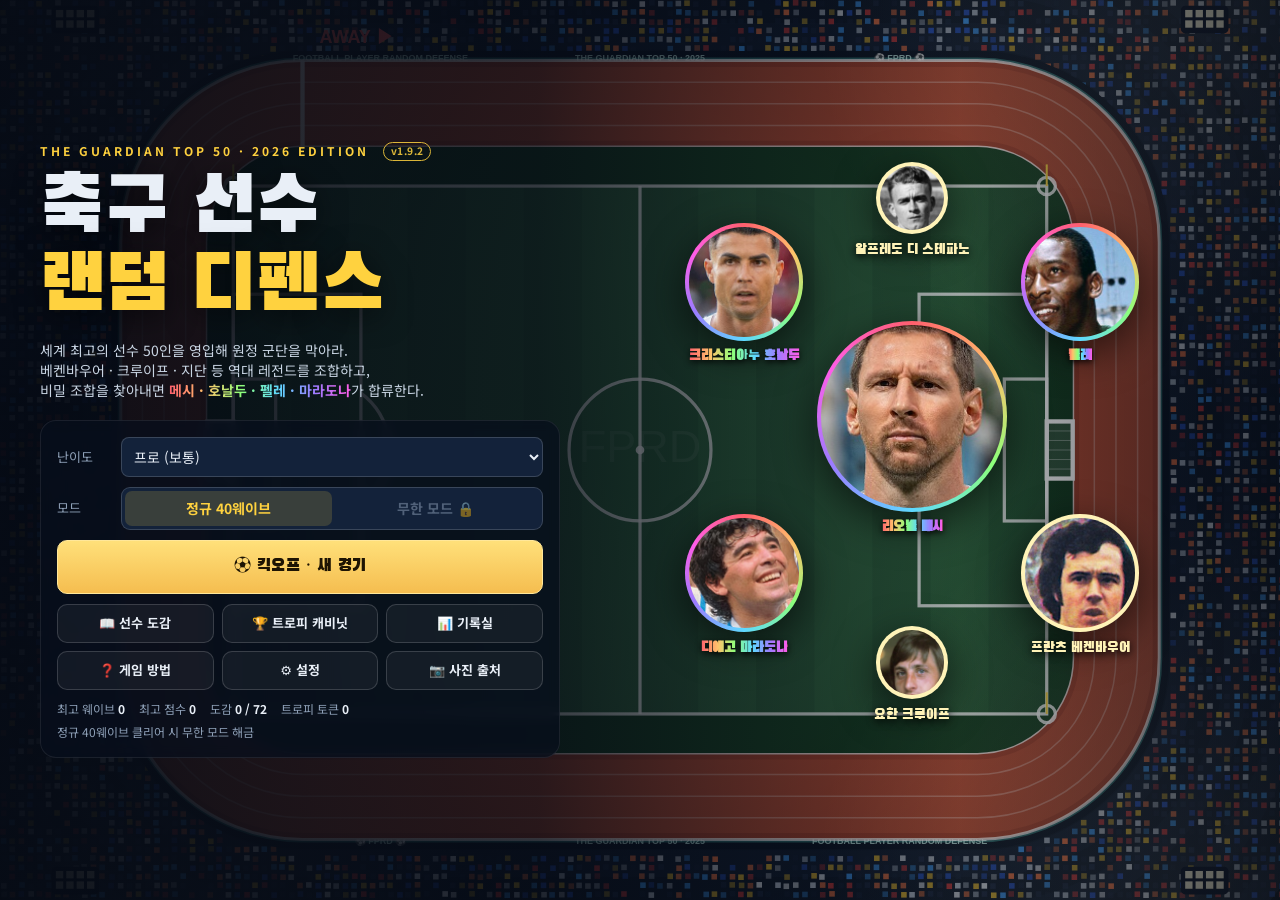
<file: index.html>
<!doctype html>
<html lang="ko">
<head>
<meta charset="utf-8">
<meta name="viewport" content="width=device-width, initial-scale=1, viewport-fit=cover">
<meta name="theme-color" content="#070d18">
<link rel="icon" href="data:image/svg+xml,%3Csvg xmlns='http://www.w3.org/2000/svg' viewBox='0 0 100 100'%3E%3Ctext y='.9em' font-size='90'%3E%E2%9A%BD%3C/text%3E%3C/svg%3E">
<title>축구 선수 랜덤 디펜스</title>
<meta name="description" content="The Guardian 2026 세계 축구 선수 TOP 50을 영입해 원정 군단을 막아내는 랜덤 디펜스 게임">
<link rel="preconnect" href="https://fonts.googleapis.com">
<link rel="preconnect" href="https://fonts.gstatic.com" crossorigin>
<link href="https://fonts.googleapis.com/css2?family=Black+Han+Sans&family=Noto+Sans+KR:wght@400;500;700;900&display=swap" rel="stylesheet">
<link rel="stylesheet" href="css/style.css">
</head>
<body>
<div id="app">

  <!-- ═════════ 타이틀 ═════════ -->
  <section id="title" class="screen">
    <canvas id="titleBg" aria-hidden="true"></canvas>
    <canvas id="titleFx" class="hidden" aria-hidden="true"></canvas>
    <div class="title-shade"></div>
    <div class="title-wrap">
      <div class="title-left">
        <div class="kicker">THE GUARDIAN TOP 50 · 2026 EDITION <span class="ver" id="gameVersion" title="게임 버전"></span></div>
        <h1 class="logo"><span>축구 선수</span><span class="accent">랜덤 디펜스</span></h1>
        <p class="tagline">세계 최고의 선수 50인을 영입해 원정 군단을 막아라.<br>베켄바우어 · 크루이프 · 지단 등 역대 레전드를 조합하고,<br>비밀 조합을 찾아내면 <b class="rb-text">메시 · 호날두 · 펠레 · 마라도나</b>가 합류한다.</p>
        <div class="menu">
          <div class="menu-row">
            <label for="difficulty">난이도</label>
            <select id="difficulty">
              <option value="easy">아마추어 (쉬움)</option>
              <option value="normal" selected>프로 (보통)</option>
              <option value="hard">월드클래스 (어려움)</option>
              <option value="nightmare">레전드 (지옥)</option>
            </select>
          </div>
          <div class="menu-row">
            <span class="lbl">모드</span>
            <div class="seg" id="modeSeg">
              <button type="button" data-mode="normal" class="on">정규 40웨이브</button>
              <button type="button" data-mode="infinite" id="modeInfinite">무한 모드 🔒</button>
            </div>
          </div>
          <button type="button" id="btnStart" class="btn primary big">⚽ 킥오프 · 새 경기</button>
          <button type="button" id="btnContinue" class="btn big hidden">▶ 이어하기 <small id="continueInfo"></small></button>
          <div class="menu-grid">
            <button type="button" class="btn" data-open="codex">📖 선수 도감</button>
            <button type="button" class="btn" data-open="relics">🏆 트로피 캐비닛</button>
            <button type="button" class="btn" data-open="records">📊 기록실</button>
            <button type="button" class="btn" data-open="help">❓ 게임 방법</button>
            <button type="button" class="btn" data-open="settings">⚙️ 설정</button>
            <button type="button" class="btn" data-open="credits">📷 사진 출처</button>
          </div>
          <div class="title-meta" id="titleMeta"></div>
        </div>
      </div>
      <div class="title-right" id="titleCollage" aria-hidden="true"></div>
    </div>
  </section>

  <!-- ═════════ 게임 ═════════ -->
  <section id="game" class="screen hidden">
    <header class="hud">
      <div class="brand">⚽ <b>FPRD</b></div>
      <div class="hud-cell">
        <span class="lbl" id="hudMode">정규 · 프로</span>
        <span class="big"><b id="hudWave">00</b><small id="hudWaveMax">/ 40</small></span>
      </div>
      <div class="hud-cell grow">
        <span class="lbl">경기장 적 <b id="hudEnemies">0</b> / 150 <em>· 150명 초과 시 패배</em></span>
        <div class="bar"><i id="hudEnemyBar"></i></div>
      </div>
      <div class="hud-cell remain"><span class="lbl">남은 적</span><span class="big" id="hudRemain">0</span></div>
      <div class="hud-cell"><span class="lbl" id="hudTimeLbl">경기 시간</span><span class="big" id="hudTime">00:00</span></div>
      <div class="hud-cell boss hidden" id="hudBoss"><span class="lbl">보스 제한</span><span class="big" id="hudBossTime">120</span></div>
      <div class="speed">
        <button type="button" id="btnSpeedCycle" class="m-only on" title="배속 전환">1×</button>
        <button type="button" data-speed="1" class="on" title="1배속 (1)">1×</button>
        <button type="button" data-speed="2" title="2배속 (2)">2×</button>
        <button type="button" data-speed="3" title="3배속 (3)">3×</button>
        <button type="button" id="btnPause" title="일시정지 (Space)">❚❚</button>
        <button type="button" id="btnMenu" title="메뉴 (Esc)">☰</button>
      </div>
    </header>

    <main class="board">
      <aside class="panel left">
        <button type="button" class="drawer-close m-only" data-close-drawer>경기 정보 <span>✕ 닫기</span></button>
        <div class="card" id="waveCard"></div>
        <div class="card event-card hidden" id="eventCard"></div>
        <div class="card" id="squadCard"></div>
        <div class="card" id="statCard"></div>
        <div class="card" id="logCard"></div>
      </aside>

      <div class="field-wrap">
        <div class="field" id="field">
          <canvas id="bgCanvas"></canvas>
          <canvas id="fxCanvas"></canvas>
          <div class="kickoff hidden" id="kickoff"><button type="button" id="btnKickoff">⚽ 킥오프! <b id="kickoffTime">20</b>초</button><small>영입한 선수를 드래그해 트랙 가까이 배치하세요</small></div>
          <div class="toasts" id="toasts"></div>
          <div class="banner" id="banner"></div>
          <div class="reveal hidden" id="reveal"></div>
          <div class="paused hidden" id="pausedMask"><b>일시정지</b><small>Space 또는 ❚❚ 로 계속</small></div>
          <!-- 모바일: 선수 정보 오버레이 카드 (스크롤 없이 표시) -->
          <div class="usheet hidden" id="unitSheet"></div>
        </div>
        <div class="field-hint">선수 클릭: 정보 · 드래그: 이동/교체 · 단축키 Q 영입 · W 10회 · Shift+W 지정 영입 · S 등급 판매 · E 합성 · F 등급 강화 · R 조합 · Space 일시정지</div>
      </div>

      <aside class="panel right">
        <button type="button" class="drawer-close m-only" data-close-drawer>임무 · 조합 <span>✕ 닫기</span></button>
        <div class="card" id="missionCard"></div>
        <div class="card incident-card hidden" id="incidentCard"></div>
        <div class="card">
          <div class="card-h">조합 가능 <small>클릭 시 즉시 조합</small></div>
          <div id="quickCraft" class="quick"></div>
        </div>
        <div class="card profile" id="profileCard"></div>
      </aside>
    </main>

    <!-- 모바일: 접이식 정보 띠 (탭하면 서랍이 열린다) -->
    <nav class="mstrip m-only" id="mstrip">
      <button type="button" data-drawer="right" id="mTabRight"><b>📋 임무</b><span id="mTabRightTxt">킥오프 전</span></button>
      <button type="button" data-drawer="left" id="mTabLeft"><b>📊 정보</b><span id="mTabLeftTxt">WAVE 1</span></button>
    </nav>

    <footer class="actions">
      <div class="wallet">
        <div class="gold"><span>🪙</span><b id="gold">0</b><small>골드</small></div>
        <div class="tickets" title="영입권: 골드 대신 먼저 사용됩니다"><span>🎟️</span><b id="tickets">0</b><small>영입권</small></div>
      </div>
      <button type="button" class="act primary" id="actSummon"><kbd>Q</kbd><b>영입 1회</b><small id="summonCostLbl">45 골드</small></button>
      <button type="button" class="act primary" id="actSummon10"><kbd>W</kbd><b>영입 10회</b><small>가능한 만큼</small></button>
      <button type="button" class="act goldish" id="actDesignated" title="단축키 Shift+W"><kbd>⇧W</kbd><b>지정 영입</b><small>전설 · 3,000</small></button>
      <button type="button" class="act" id="actSell"><kbd>S</kbd><b>등급 판매</b><small id="sellLbl">자동 판매 끔</small></button>
      <button type="button" class="act" id="actMerge"><kbd>E</kbd><b>합성하기</b><small id="mergeLbl">가능 0</small></button>
      <button type="button" class="act" id="actUpgrade"><kbd>F</kbd><b>등급 강화</b><small>같은 등급 전체</small></button>
      <button type="button" class="act" id="actCraft"><kbd>R</kbd><b>조합하기</b><small id="craftLbl">가능 0</small></button>
    </footer>
  </section>

  <!-- ═════════ 모달 ═════════ -->
  <div id="modal" class="modal hidden" role="dialog" aria-modal="true" aria-labelledby="modalTitle">
    <div class="modal-box">
      <header><h2 id="modalTitle"></h2><button type="button" id="modalClose" aria-label="닫기">✕</button></header>
      <div class="modal-body" id="modalBody"></div>
    </div>
  </div>
  <div id="globalToasts" class="global-toasts"></div>
</div>

<script src="js/data/config.js"></script>
<script src="js/data/players.js"></script>
<script src="js/data/photo-credits.js"></script>
<script src="js/data/photo-crops.js"></script>
<script src="js/photo.js"></script>
<script src="js/engine.js"></script>
<script src="js/render.js"></script>
<script src="js/audio.js"></script>
<script src="js/storage.js"></script>
<script src="js/ui.js"></script>
<script src="js/main.js"></script>
</body>
</html>
</file>
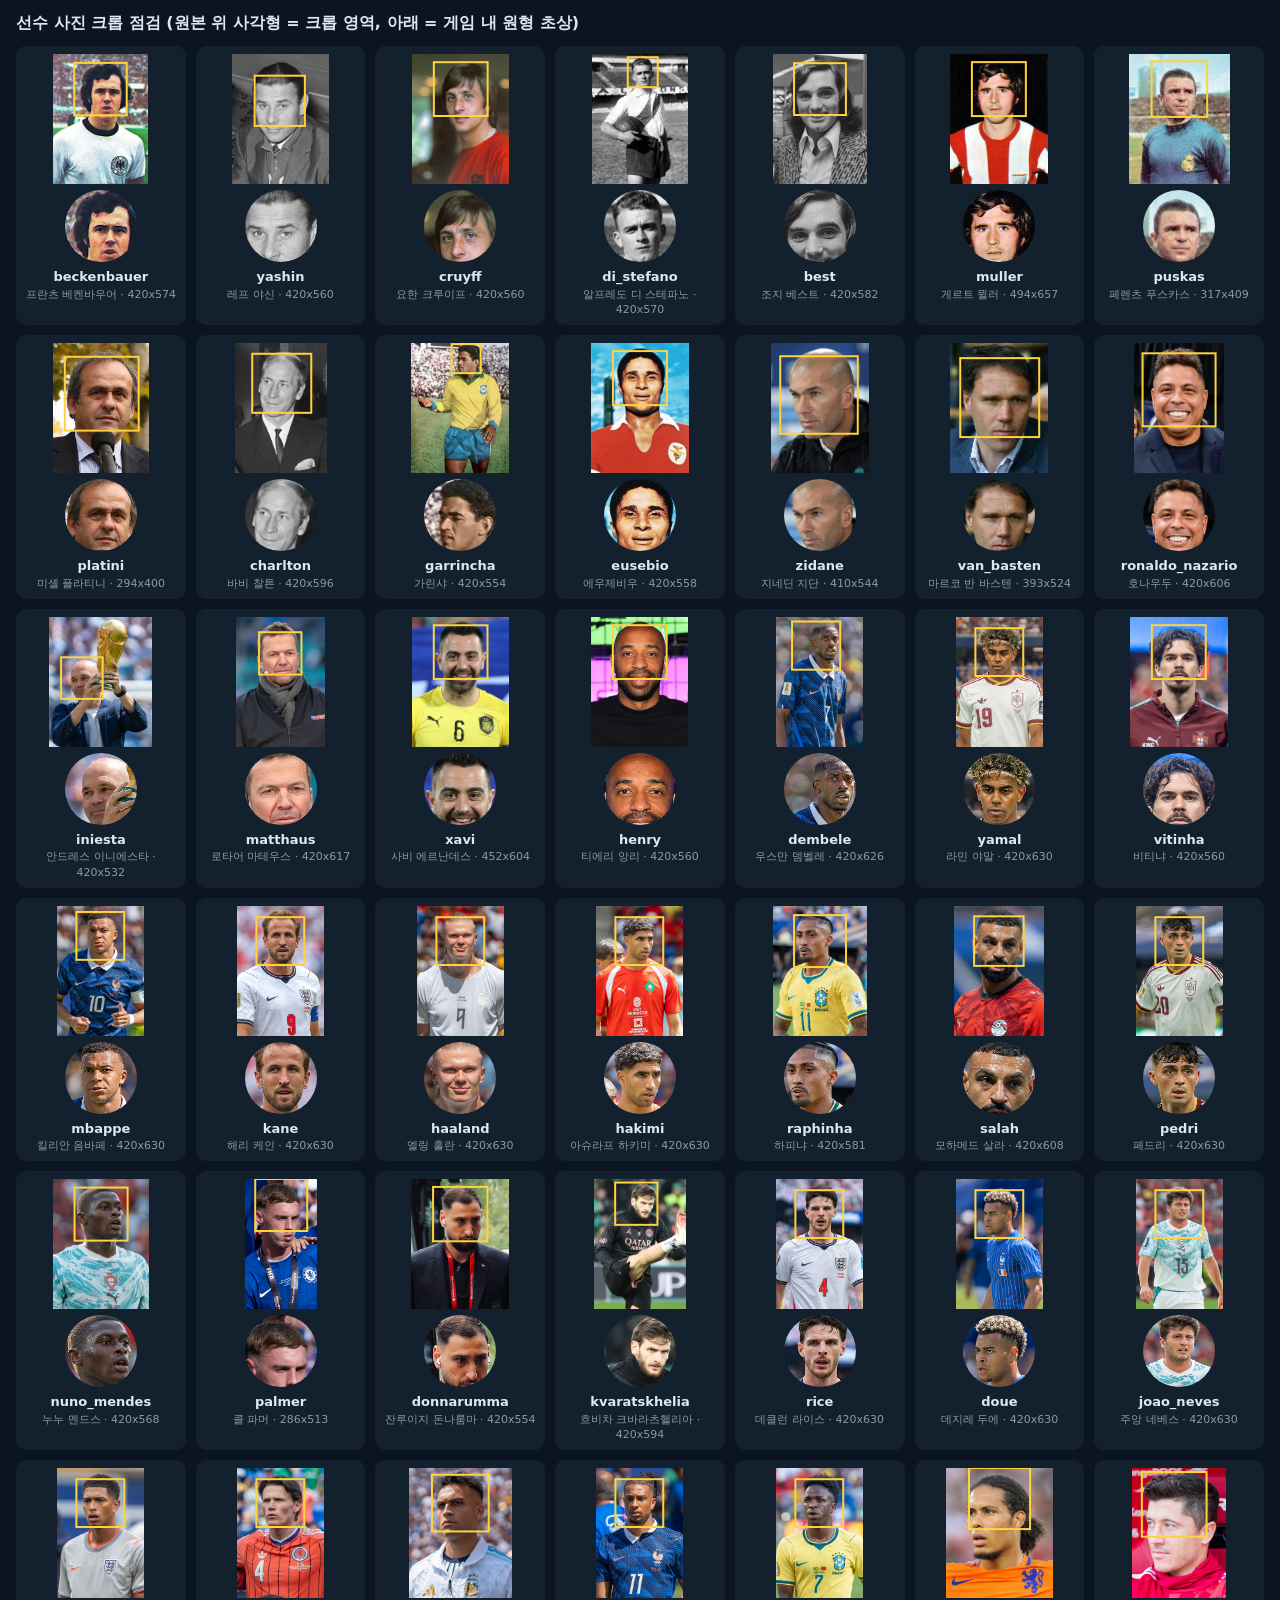
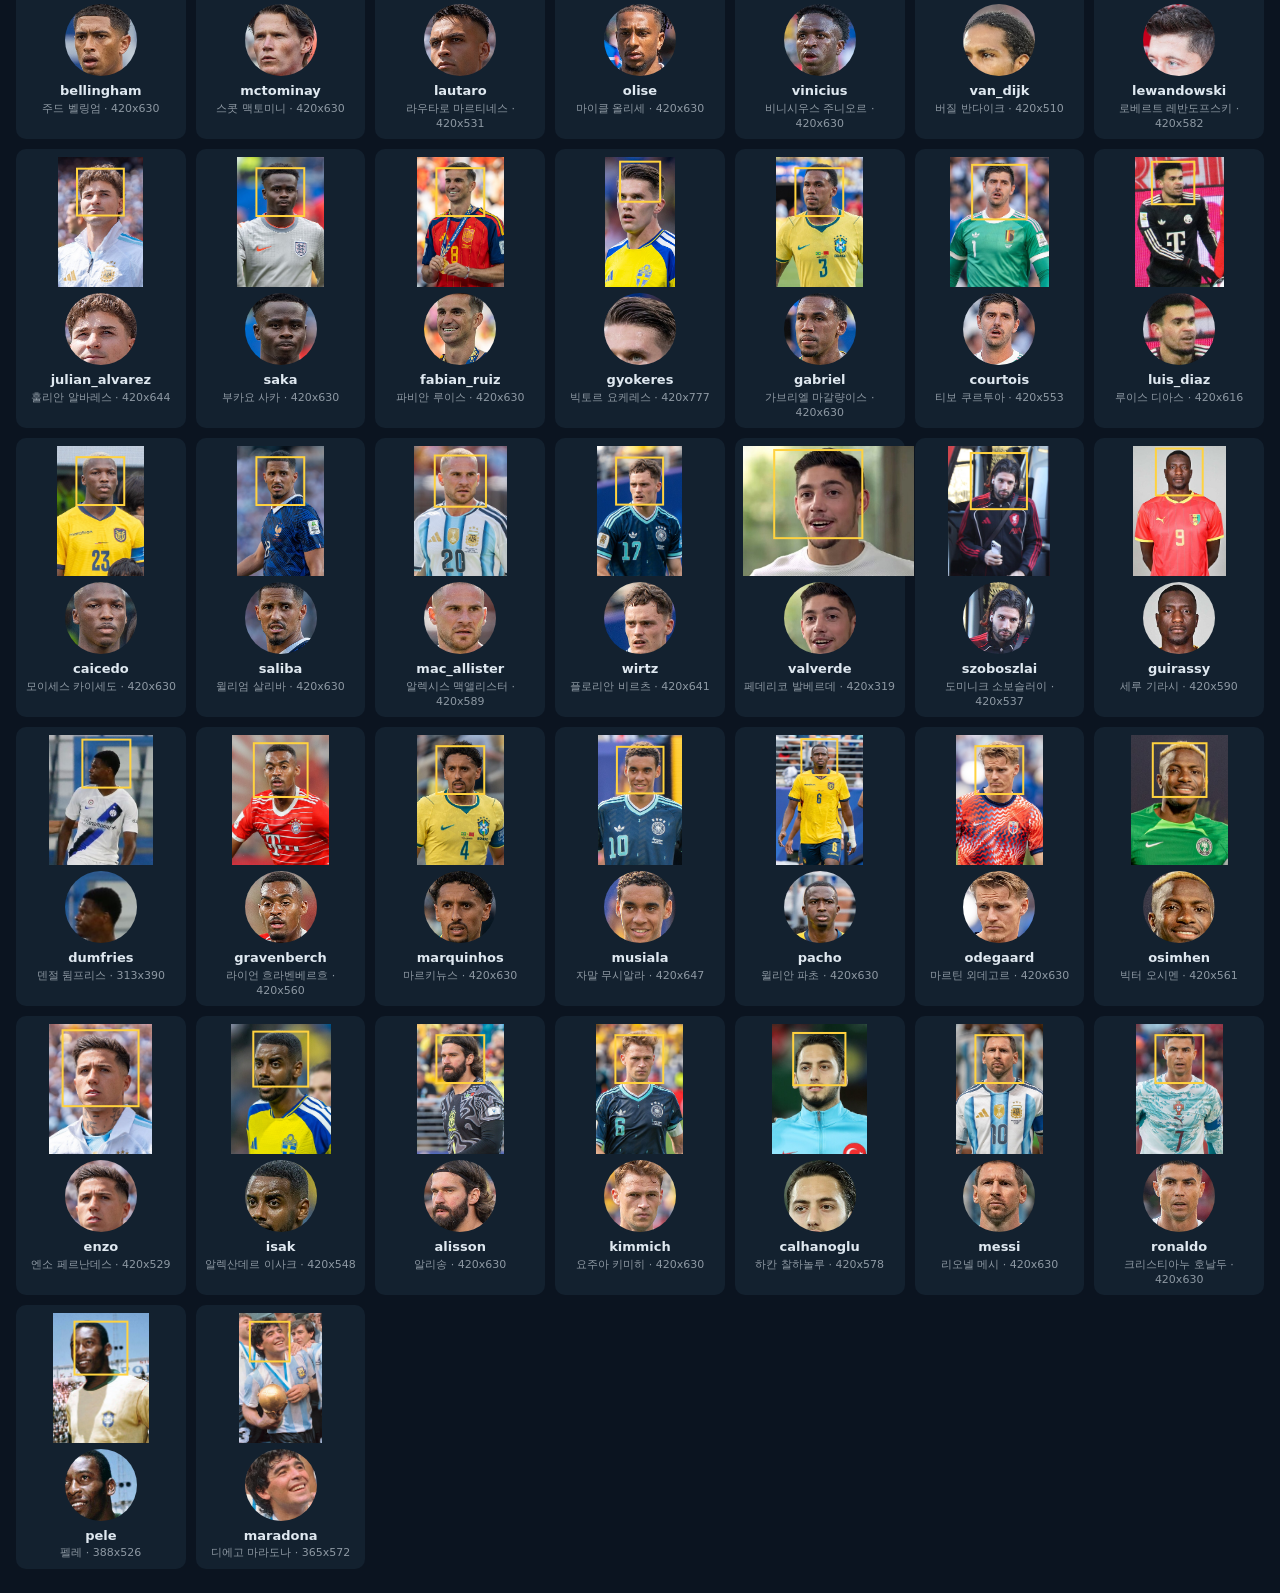
<file: tools/photo-check.html>
<!doctype html>
<html lang="ko">
<head>
<meta charset="utf-8">
<meta name="viewport" content="width=device-width, initial-scale=1">
<title>사진 크롭 점검</title>
<style>
  body { margin: 0; background: #0b1420; color: #dfe8f0; font: 13px/1.4 system-ui, "Malgun Gothic", sans-serif; }
  h1 { font-size: 16px; margin: 12px 16px; }
  .grid { display: grid; grid-template-columns: repeat(auto-fill, minmax(150px, 1fr)); gap: 10px; padding: 0 16px 24px; }
  .card { background: #13212f; border-radius: 10px; padding: 8px; text-align: center; }
  .card canvas { display: block; margin: 0 auto 6px; }
  .id { font-weight: 700; }
  .small { opacity: .6; font-size: 11px; }
</style>
</head>
<body>
<h1>선수 사진 크롭 점검 (원본 위 사각형 = 크롭 영역, 아래 = 게임 내 원형 초상)</h1>
<div class="grid" id="grid"></div>
<script src="../js/data/config.js"></script>
<script src="../js/data/players.js"></script>
<script src="../js/data/photo-credits.js"></script>
<script src="../js/data/photo-crops.js" onerror="void 0"></script>
<script src="../js/photo.js"></script>
<script>
  var F = window.FPRD, grid = document.getElementById('grid');
  F.PLAYERS.forEach(function (p) {
    var c = F.PHOTO_CREDITS[p.id]; if (!c) return;
    var card = document.createElement('div'); card.className = 'card';
    var a = document.createElement('canvas'), b = document.createElement('canvas');
    card.appendChild(a); card.appendChild(b);
    card.insertAdjacentHTML('beforeend', '<div class="id">' + p.id + '</div><div class="small">' + p.name + ' · ' + c.w + 'x' + c.h + '</div>');
    grid.appendChild(card);
    var img = new Image();
    img.onload = function () {
      var sc = 130 / img.naturalHeight; a.width = Math.round(img.naturalWidth * sc); a.height = 130;
      var g = a.getContext('2d'); g.drawImage(img, 0, 0, a.width, a.height);
      var cr = F.photoCrop(p.id, img.naturalWidth, img.naturalHeight);
      g.strokeStyle = '#ffd23f'; g.lineWidth = 2; g.strokeRect(cr.sx * sc, cr.sy * sc, cr.s * sc, cr.s * sc);
      b.width = b.height = 72;
      var h = b.getContext('2d'); h.save(); h.beginPath(); h.arc(36, 36, 36, 0, 7); h.clip();
      h.drawImage(img, cr.sx, cr.sy, cr.s, cr.s, 0, 0, 72, 72); h.restore();
    };
    img.src = '../' + c.file;
  });
</script>
</body>
</html>
</file>
<file: css/style.css>
/* ═════════════ 축구 선수 랜덤 디펜스 · 스타일 ═════════════ */
:root {
  --bg: #070d18;
  --bg2: #0b1424;
  --panel: rgba(13, 23, 40, 0.92);
  --panel2: #13223a;
  --line: rgba(255, 255, 255, 0.08);
  --line2: rgba(255, 255, 255, 0.16);
  --text: #e9eff7;
  --muted: #8fa1b8;
  --dim: #5d6f86;
  --gold: #ffd23f;
  --gold2: #f5bd4f;
  --green: #39d98a;
  --pitch: #2b7a39;
  --red: #ff5b6b;
  --blue: #4aa3ff;
  --display: "Black Han Sans", "Noto Sans KR", "Malgun Gothic", sans-serif;
  --body: "Noto Sans KR", "Malgun Gothic", "Apple SD Gothic Neo", system-ui, sans-serif;
  --r: 12px;
}
* { box-sizing: border-box; }
html, body { margin: 0; height: 100%; background: var(--bg); color: var(--text); font: 14px/1.45 var(--body); -webkit-font-smoothing: antialiased; }
body { overflow: hidden; }
button, select, input { font: inherit; color: inherit; }
/* 모바일: 짧은 시간 안의 두 번 탭이 화면 확대로 해석되지 않게 한다 (스크롤 · 버튼 연타는 정상 동작) */
*, *::before, *::after { touch-action: manipulation; }
.field, .field * { touch-action: none; } /* 경기장은 선수 드래그를 위해 브라우저 기본 제스처를 모두 끈다 */
/* 버튼 연타 · 길게 누르기로 글자가 선택되거나 메뉴가 뜨지 않게 */
button, .act, .wallet, .hud, .mstrip { -webkit-user-select: none; user-select: none; -webkit-touch-callout: none; -webkit-tap-highlight-color: transparent; }
button { cursor: pointer; }
.hidden { display: none !important; }
a { color: var(--blue); }
small { color: var(--muted); }

/* ───────── 공용 버튼 ───────── */
.btn {
  border: 1px solid var(--line2); background: rgba(255, 255, 255, 0.05); border-radius: 10px;
  padding: 9px 14px; font-weight: 700; transition: background .15s, transform .08s, border-color .15s;
}
.btn:hover { background: rgba(255, 255, 255, 0.1); border-color: rgba(255, 255, 255, .28); }
.btn:active { transform: translateY(1px); }
.btn.primary { background: linear-gradient(180deg, #ffe07a, #f5bd4f); color: #1e1403; border-color: #ffe79a; }
.btn.primary:hover { background: linear-gradient(180deg, #ffe998, #ffc95f); }
.btn.danger { background: rgba(255, 91, 107, .14); border-color: rgba(255, 91, 107, .5); color: #ffc2c8; }
.btn.small { padding: 5px 10px; font-size: 12px; border-radius: 8px; }
.btn:disabled, .act:disabled { opacity: .42; cursor: not-allowed; transform: none; }
.btn.big { width: 100%; padding: 14px; font-size: 17px; font-family: var(--display); font-weight: 400; letter-spacing: .5px; }

/* ═════════════ 타이틀 ═════════════ */
.screen { position: fixed; inset: 0; }
#title { overflow: hidden; }
#titleBg { position: absolute; inset: 0; width: 100%; height: 100%; }
.title-shade { position: absolute; inset: 0; background: linear-gradient(90deg, rgba(5,10,20,.94) 0%, rgba(5,10,20,.78) 42%, rgba(5,10,20,.25) 75%, rgba(5,10,20,.55) 100%); }
.title-wrap { position: relative; z-index: 1; height: 100%; display: grid; grid-template-columns: minmax(340px, 520px) 1fr; gap: 24px; padding: 32px 40px; overflow: auto; }
.title-left { display: flex; flex-direction: column; justify-content: center; }
.kicker { color: var(--gold); letter-spacing: 3px; font-size: 12px; font-weight: 700; }
.logo { font-family: var(--display); font-weight: 400; font-size: clamp(44px, 6vw, 78px); line-height: 1.02; margin: 10px 0 12px; text-shadow: 0 6px 30px rgba(0,0,0,.6); }
.logo span { display: block; }
.logo .accent { color: var(--gold); }
.tagline { color: #c9d5e3; margin: 0 0 20px; }
.tagline b { color: var(--gold); font-weight: 700; }
.menu { display: flex; flex-direction: column; gap: 10px; background: rgba(8, 15, 28, .72); border: 1px solid var(--line); border-radius: 16px; padding: 16px; backdrop-filter: blur(6px); }
.menu-row { display: flex; align-items: center; gap: 12px; }
.menu-row label, .menu-row .lbl { width: 52px; color: var(--muted); font-size: 13px; }
.menu-row select { flex: 1; background: var(--panel2); border: 1px solid var(--line2); border-radius: 8px; padding: 8px; }
.seg { flex: 1; display: flex; background: var(--panel2); border-radius: 9px; padding: 3px; border: 1px solid var(--line2); }
.seg button { flex: 1; border: 0; background: transparent; padding: 7px 8px; border-radius: 7px; font-weight: 700; color: var(--muted); }
.seg button.on { background: rgba(255, 210, 63, .16); color: var(--gold); }
.seg button:disabled { opacity: .5; cursor: not-allowed; }
.menu-grid { display: grid; grid-template-columns: repeat(3, 1fr); gap: 8px; }
.menu-grid .btn { padding: 9px 6px; font-size: 13px; }
.kicker .ver { display: inline-block; margin-left: 8px; padding: 1px 7px; border-radius: 999px; border: 1px solid currentColor; font-size: .85em; letter-spacing: .04em; opacity: .85; vertical-align: 1px; }
.title-meta { color: var(--muted); font-size: 12px; display: flex; flex-wrap: wrap; gap: 6px 14px; }
.title-meta b { color: var(--text); }
.title-right { position: relative; display: flex; align-items: center; justify-content: center; }
.collage { position: relative; width: min(560px, 100%); aspect-ratio: 1; }
canvas[data-pid] { border-radius: 14%; } /* 선수 초상: 경기장 배치칸과 같은 둥근 사각형 */
.collage .cring { position: absolute; border-radius: 50%; padding: 4px; box-shadow: 0 12px 40px rgba(0,0,0,.6); isolation: isolate; }
.collage .cring canvas { display: block; width: 100%; height: 100%; border-radius: 50%; position: relative; z-index: 1; }
.collage .cring.rb::before { content: ''; position: absolute; inset: 0; border-radius: 50%; background: conic-gradient(#ff5f6d, #ffc36b, #8dff7a, #5ed8ff, #9d7bff, #ff5de8, #ff5f6d); animation: rbspin 6s linear infinite; z-index: 0; }
@keyframes rbspin { to { transform: rotate(360deg); } }

/* ───────── 히든 등급: 무지개(프리즘) ───────── */
.rb-text { background: linear-gradient(90deg, #ff5f6d, #ffc36b, #8dff7a, #5ed8ff, #9d7bff, #ff5de8); -webkit-background-clip: text; background-clip: text; color: transparent !important; font-weight: 900; }
.tier-tag.rb-bg { color: #16081a; text-shadow: 0 0 2px rgba(255,255,255,.6); }
.chip.rb-chip { border-color: rgba(255,93,232,.55); }
.collage .cap.rb-text { text-shadow: none; filter: drop-shadow(0 2px 3px rgba(0,0,0,.95)); }
.collage .cap { position: absolute; transform: translate(-50%, 0); font-family: var(--display); font-size: 14px; text-shadow: 0 2px 8px #000; white-space: nowrap; }

/* ═════════════ 게임 레이아웃 ═════════════ */
#game { display: grid; grid-template-rows: auto 1fr auto; background: radial-gradient(1200px 600px at 50% 40%, #0e1a2e, var(--bg)); }
.hud { display: flex; align-items: stretch; gap: 8px; padding: 8px 12px; border-bottom: 1px solid var(--line); background: rgba(6, 11, 21, .9); }
.brand { display: flex; align-items: center; gap: 6px; font-family: var(--display); font-size: 18px; color: var(--gold); padding-right: 6px; }
.brand b { font-weight: 400; }
.hud-cell { display: flex; flex-direction: column; justify-content: center; padding: 2px 12px; border-left: 1px solid var(--line); min-width: 84px; }
.hud-cell.grow { flex: 1; min-width: 160px; }
.hud-cell .lbl { font-size: 11px; color: var(--muted); white-space: nowrap; }
.hud-cell .lbl em { font-style: normal; color: var(--dim); }
.hud-cell .lbl b { color: var(--text); }
.hud-cell .big { font-family: var(--display); font-size: 22px; line-height: 1.1; }
.hud-cell .big small { font-size: 13px; margin-left: 3px; }
.hud-cell.boss .big { color: var(--red); }
.bar { height: 8px; border-radius: 6px; background: rgba(255, 255, 255, .07); overflow: hidden; margin-top: 5px; }
.bar i { display: block; height: 100%; width: 0; background: linear-gradient(90deg, #39d98a, #ffd23f 60%, #ff5b6b); transition: width .25s; }
.bar.warn i { animation: pulse 0.6s infinite alternate; }
@keyframes pulse { to { filter: brightness(1.6); } }
.speed { display: flex; align-items: center; gap: 4px; margin-left: auto; }
.speed button { width: 40px; height: 36px; border-radius: 8px; border: 1px solid var(--line2); background: rgba(255,255,255,.04); font-weight: 800; }
.speed button.on { background: rgba(255, 210, 63, .18); border-color: var(--gold); color: var(--gold); }

.board { display: grid; grid-template-columns: 250px minmax(0, 1fr) 300px; gap: 10px; padding: 10px; min-height: 0; }
.panel { display: flex; flex-direction: column; gap: 10px; min-height: 0; overflow: auto; scrollbar-width: thin; }
.card { background: var(--panel); border: 1px solid var(--line); border-radius: var(--r); padding: 12px; }
.card-h { display: flex; justify-content: space-between; align-items: baseline; font-weight: 800; font-size: 13px; margin-bottom: 8px; color: #cfdaea; }
.card-h small { font-weight: 500; font-size: 11px; }
.eyebrow { font-size: 10px; letter-spacing: 2px; color: var(--gold); font-weight: 800; }
.card h3 { margin: 2px 0 6px; font-family: var(--display); font-weight: 400; font-size: 20px; }
.kv { display: flex; justify-content: space-between; font-size: 12px; padding: 3px 0; color: var(--muted); }
.kv b { color: var(--text); font-weight: 700; }
.chips { display: flex; flex-wrap: wrap; gap: 5px; }
.chip { display: inline-flex; align-items: center; gap: 4px; padding: 2px 8px; border-radius: 999px; font-size: 11px; font-weight: 700; background: rgba(255,255,255,.06); border: 1px solid var(--line); white-space: nowrap; }
.event-card { border-color: rgba(255, 210, 63, .4); background: linear-gradient(180deg, rgba(255,210,63,.12), var(--panel)); }
.incident-card { border-color: rgba(255, 91, 107, .5); background: linear-gradient(180deg, rgba(255,91,107,.14), var(--panel)); }
.progress { height: 6px; border-radius: 4px; background: rgba(255,255,255,.08); overflow: hidden; margin: 6px 0 4px; }
.progress i { display: block; height: 100%; background: var(--green); width: 0; transition: width .2s; }
.mission-state { font-size: 11px; font-weight: 800; padding: 2px 8px; border-radius: 999px; }
.mission-state.ok { background: rgba(57,217,138,.15); color: var(--green); }
.mission-state.fail { background: rgba(255,91,107,.15); color: var(--red); }
.mission-state.run { background: rgba(255,255,255,.08); color: var(--muted); }

.field-wrap { display: flex; flex-direction: column; min-height: 0; min-width: 0; }
.field { position: relative; flex: 1; min-height: 240px; border-radius: 14px; overflow: hidden; border: 1px solid var(--line); background: #08101d; touch-action: none; user-select: none; }
.field > canvas { position: absolute; left: 0; top: 0; }
#fxCanvas { cursor: pointer; }
.field-hint { font-size: 11px; color: var(--dim); text-align: center; padding: 5px 0 0; }

.kickoff { position: absolute; left: 50%; bottom: 7%; transform: translateX(-50%); display: flex; flex-direction: column; align-items: center; gap: 4px; z-index: 3; }
.kickoff button { font-family: var(--display); font-size: 20px; padding: 10px 26px; border-radius: 999px; border: 2px solid #fff3; background: linear-gradient(180deg, #ffe07a, #f5bd4f); color: #231600; box-shadow: 0 8px 28px rgba(0,0,0,.5); }
.kickoff small { background: rgba(0,0,0,.6); padding: 2px 10px; border-radius: 999px; color: #dfe8f2; }
.banner { position: absolute; left: 50%; top: 50%; transform: translate(-50%, -50%) scale(.9); pointer-events: none; opacity: 0; transition: opacity .25s, transform .25s; z-index: 4; text-align: center; }
.banner.show { opacity: 1; transform: translate(-50%, -50%) scale(1); }
.banner .t { font-family: var(--display); font-size: clamp(28px, 4.2vw, 54px); text-shadow: 0 4px 24px rgba(0,0,0,.8), 0 0 2px #000; white-space: nowrap; }
.banner .s { display: inline-block; margin-top: 4px; font-weight: 800; background: rgba(0,0,0,.6); padding: 3px 12px; border-radius: 999px; }
.banner.boss .t { color: var(--red); }
/* 알림 레인 분리: 영입 연출(상단) · 배너(중앙) · 알림(하단) */
.toasts { position: absolute; bottom: 12px; left: 50%; transform: translateX(-50%); display: flex; flex-direction: column; align-items: center; gap: 5px; z-index: 5; pointer-events: none; width: 92%; transition: bottom .2s; }
.field.ko .toasts { bottom: calc(7% + 78px); }
.toast { background: rgba(8, 14, 26, .9); border: 1px solid var(--line2); border-left: 4px solid var(--gold); padding: 6px 13px; border-radius: 10px; font-weight: 700; font-size: 13px; animation: toastIn .2s ease-out; box-shadow: 0 6px 20px rgba(0,0,0,.4); max-width: 100%; white-space: nowrap; overflow: hidden; text-overflow: ellipsis; transition: opacity .3s, transform .3s; }
.toast.out { opacity: 0; transform: translateY(6px); }
.toast.err { border-left-color: var(--red); }
.toast.ok { border-left-color: var(--green); }
.toast.info { border-left-color: var(--blue); }
@keyframes toastIn { from { transform: translateY(6px); opacity: 0; } }
.log { display: flex; flex-direction: column; gap: 3px; }
.log-row { display: flex; gap: 6px; font-size: 11px; line-height: 1.35; padding: 3px 0 3px 7px; border-left: 2px solid var(--line2); color: #c3cfdd; }
.log-row b { color: var(--dim); font-weight: 800; flex: none; min-width: 24px; }
.log-row.ok { border-left-color: var(--green); }
.log-row.err { border-left-color: var(--red); }
.log-row.info { border-left-color: var(--blue); }
.global-toasts { position: fixed; top: 14px; right: 14px; display: flex; flex-direction: column; gap: 6px; z-index: 60; pointer-events: none; }
.paused { position: absolute; inset: 0; display: flex; flex-direction: column; align-items: center; justify-content: center; background: rgba(4,8,16,.55); z-index: 6; pointer-events: none; } /* 일시정지 중에도 선수 확인 · 배치 변경 가능 */
.paused b { font-family: var(--display); font-size: 40px; font-weight: 400; }

/* 고등급 영입 연출 */
.reveal { position: absolute; top: 12%; left: 50%; transform: translateX(-50%); z-index: 7; display: flex; align-items: center; gap: 14px; padding: 12px 20px 12px 12px; border-radius: 16px; background: rgba(6, 11, 22, .94); border: 2px solid var(--gold); box-shadow: 0 0 0 4px rgba(255,210,63,.12), 0 20px 60px rgba(0,0,0,.6); animation: revealIn .35s cubic-bezier(.2, 1.4, .4, 1); cursor: pointer; }
.reveal .rt { font-size: 12px; font-weight: 800; letter-spacing: 2px; }
.reveal .rn { font-family: var(--display); font-size: 26px; line-height: 1.1; }
.reveal .rs { font-size: 12px; color: var(--muted); }
.reveal.hidden-tier { border-color: transparent; background: radial-gradient(circle at 20% 50%, rgba(255,93,232,.22), rgba(6,11,22,.97) 60%) padding-box, linear-gradient(90deg, #ff5f6d, #ffc36b, #8dff7a, #5ed8ff, #9d7bff, #ff5de8) border-box; box-shadow: 0 0 0 4px rgba(255,93,232,.14), 0 20px 60px rgba(0,0,0,.6); }
@keyframes revealIn { from { transform: translateX(-50%) scale(.6); opacity: 0; } }

/* ───────── 하단 액션바 ───────── */
.actions { display: flex; gap: 8px; padding: 8px 12px 10px; border-top: 1px solid var(--line); background: rgba(6, 11, 21, .94); overflow-x: auto; }
.wallet { display: flex; gap: 12px; align-items: center; padding: 0 10px 0 4px; }
.wallet > div { display: flex; align-items: baseline; gap: 4px; }
.wallet span { font-size: 18px; }
.wallet b { font-family: var(--display); font-size: 26px; font-weight: 400; color: var(--gold); }
.wallet .tickets b { color: #9fd3ff; font-size: 20px; }
.act { flex: 1 0 104px; display: flex; flex-direction: column; align-items: center; justify-content: center; gap: 1px; padding: 8px 6px; border-radius: 12px; border: 1px solid var(--line2); background: linear-gradient(180deg, rgba(255,255,255,.07), rgba(255,255,255,.02)); transition: filter .12s, transform .08s; min-height: 54px; }
.act b { font-size: 14px; font-weight: 900; }
.act small { font-size: 11px; }
.act:hover:not(:disabled) { filter: brightness(1.2); }
.act:active:not(:disabled) { transform: translateY(1px); }
.act.primary { background: linear-gradient(180deg, #ffe07a, #f0b545); color: #1e1403; border-color: #ffe79a; }
.act.primary small { color: #5b4312; }
/* 영입 1회: 길게 누르면 2초마다 반복 영입 — 다음 영입까지 남은 시간을 아래 게이지로 표시 */
#actSummon, #actSummon10 { position: relative; overflow: hidden; touch-action: none; }
#actSummon.holding::after, #actSummon10.holding::after { content: ''; position: absolute; left: 0; bottom: 0; height: 4px; width: 100%; background: rgba(30, 20, 3, .55); transform-origin: left; animation: holdGauge 2s linear infinite; }
@keyframes holdGauge { from { transform: scaleX(0); } to { transform: scaleX(1); } }
/* 단축키 표시 (PC 전용 — 모바일에서는 숨김) */
.act { position: relative; }
.act kbd { position: absolute; top: 4px; right: 6px; font: 700 10px/1 var(--mono, ui-monospace, Consolas, monospace); padding: 2px 4px; border-radius: 4px; background: rgba(0,0,0,.28); color: rgba(255,255,255,.72); border: 1px solid rgba(255,255,255,.14); pointer-events: none; }
.act.primary kbd { background: rgba(30,20,3,.16); color: rgba(30,20,3,.72); border-color: rgba(30,20,3,.22); }
.act:disabled kbd { opacity: .5; }
.act.goldish { background: linear-gradient(180deg, rgba(245,189,79,.28), rgba(245,189,79,.08)); border-color: rgba(245,189,79,.55); }
.act .badge { background: var(--green); color: #032; border-radius: 999px; padding: 0 6px; font-weight: 900; }

/* ───────── 선수 카드 · 프로필 ───────── */
.pc { position: relative; display: flex; flex-direction: column; align-items: center; gap: 4px; padding: 8px 4px; border-radius: 12px; background: rgba(255,255,255,.035); border: 1px solid var(--line); cursor: pointer; text-align: center; transition: background .12s, border-color .12s; }
.pc:hover { background: rgba(255,255,255,.08); }
.pc canvas { border-radius: 14%; }
.pc .nm { font-size: 12px; font-weight: 800; line-height: 1.2; }
.pc .sub { font-size: 10px; color: var(--muted); }
.pc.locked canvas { filter: grayscale(1) brightness(.25); }
.pc .q { position: absolute; top: 20px; left: 50%; transform: translateX(-50%); font-family: var(--display); font-size: 24px; color: #fff8; }
.tier-tag { display: inline-block; font-size: 10px; font-weight: 900; padding: 1px 7px; border-radius: 999px; color: #0b1220; }
.profile .ph { display: flex; gap: 10px; align-items: center; }
.profile .ph canvas { border-radius: 14%; flex: none; }
.profile .ph .nm { font-family: var(--display); font-size: 19px; line-height: 1.1; }
.profile .desc { font-size: 12px; color: #c7d2e0; margin: 6px 0; }
.profile .skill { font-size: 12px; background: rgba(255,255,255,.04); border: 1px solid var(--line); border-radius: 9px; padding: 7px 9px; margin-top: 6px; }
.profile .skill b { color: var(--gold); }
.profile .btns { display: grid; grid-template-columns: repeat(2, 1fr); gap: 6px; margin-top: 8px; }
.empty { color: var(--dim); font-size: 12px; text-align: center; padding: 10px 0; }

.quick { display: flex; flex-direction: column; gap: 6px; }
.quick button { display: flex; align-items: center; gap: 8px; padding: 6px 8px; border-radius: 10px; border: 1px solid rgba(57,217,138,.4); background: rgba(57,217,138,.08); text-align: left; }
.quick button:hover { background: rgba(57,217,138,.16); }
.quick button.secret { border-color: rgba(255,210,63,.6); background: rgba(255,210,63,.1); }
.quick canvas { border-radius: 14%; flex: none; }
.quick .nm { font-weight: 800; font-size: 12px; }
.quick .sub { font-size: 10px; color: var(--muted); }

.squad-grid { display: grid; grid-template-columns: repeat(3, 1fr); gap: 5px; }
.squad-grid div { border-radius: 8px; padding: 4px 6px; background: rgba(255,255,255,.04); border: 1px solid var(--line); font-size: 11px; display: flex; justify-content: space-between; }
.squad-grid b { font-weight: 900; }

/* ═════════════ 모달 ═════════════ */
.modal { position: fixed; inset: 0; z-index: 50; background: rgba(2, 5, 12, .72); display: flex; align-items: center; justify-content: center; padding: 16px; backdrop-filter: blur(3px); }
.modal-box { width: min(980px, 100%); max-height: min(92vh, 900px); display: flex; flex-direction: column; background: #0c1627; border: 1px solid var(--line2); border-radius: 16px; box-shadow: 0 30px 80px rgba(0,0,0,.6); overflow: hidden; }
.modal-box.narrow { width: min(520px, 100%); }
.modal-box > header { display: flex; align-items: center; justify-content: space-between; padding: 14px 18px; border-bottom: 1px solid var(--line); }
.modal-box h2 { margin: 0; font-family: var(--display); font-weight: 400; font-size: 22px; }
#modalClose { width: 34px; height: 34px; border-radius: 8px; border: 1px solid var(--line2); background: rgba(255,255,255,.04); }
.modal-body { padding: 16px 18px 20px; overflow: auto; }
.tabs { display: flex; flex-wrap: wrap; gap: 6px; margin-bottom: 12px; }
.tabs button { border: 1px solid var(--line2); background: rgba(255,255,255,.04); padding: 5px 11px; border-radius: 999px; font-size: 12px; font-weight: 800; }
.tabs button.on { background: rgba(255,210,63,.16); border-color: var(--gold); color: var(--gold); }
.grid-cards { display: grid; grid-template-columns: repeat(auto-fill, minmax(112px, 1fr)); gap: 8px; }
.list { display: flex; flex-direction: column; gap: 8px; }
.row { display: flex; align-items: center; gap: 10px; padding: 9px 11px; border-radius: 12px; background: rgba(255,255,255,.035); border: 1px solid var(--line); }
.row .grow { flex: 1; min-width: 0; }
.row .t { font-weight: 800; }
.row .s { font-size: 12px; color: var(--muted); }
.mat { display: inline-flex; align-items: center; gap: 4px; padding: 2px 8px 2px 2px; border-radius: 999px; font-size: 11px; font-weight: 700; background: rgba(255,91,107,.1); border: 1px solid rgba(255,91,107,.35); margin: 2px 4px 2px 0; }
.mat.have { background: rgba(57,217,138,.1); border-color: rgba(57,217,138,.45); }
.mat canvas { border-radius: 14%; }
.detail { display: grid; grid-template-columns: 220px 1fr; gap: 18px; }
.detail .big-portrait canvas { width: 100%; height: auto; border-radius: 14%; }
.detail h3 { font-family: var(--display); font-weight: 400; font-size: 30px; margin: 0; line-height: 1.1; }
.detail .en { color: var(--muted); margin-bottom: 8px; }
.stat-grid { display: grid; grid-template-columns: repeat(4, 1fr); gap: 6px; margin: 10px 0; }
.stat-grid div { background: rgba(255,255,255,.04); border: 1px solid var(--line); border-radius: 9px; padding: 6px 8px; }
.stat-grid small { display: block; font-size: 10px; }
.stat-grid b { font-size: 15px; }
.box { background: rgba(255,255,255,.035); border: 1px solid var(--line); border-radius: 12px; padding: 10px 12px; margin-top: 8px; font-size: 13px; }
.box .h { font-weight: 900; margin-bottom: 3px; }
.credit { font-size: 11px; color: var(--dim); margin-top: 8px; word-break: break-all; }
.relic-grid { display: grid; grid-template-columns: repeat(auto-fill, minmax(150px, 1fr)); gap: 8px; }
.relic { border-radius: 12px; padding: 10px; background: rgba(255,255,255,.035); border: 1px solid var(--line); cursor: pointer; position: relative; }
.relic .ic { font-size: 28px; line-height: 1; }
.relic .nm { font-weight: 800; font-size: 13px; margin-top: 4px; }
.relic .ef { font-size: 11px; color: var(--muted); min-height: 30px; }
.relic.off { opacity: .45; }
.relic .lv { position: absolute; top: 8px; right: 10px; font-weight: 900; font-size: 12px; }
.odds { display: flex; flex-wrap: wrap; gap: 6px; font-size: 11px; }
.table { width: 100%; border-collapse: collapse; font-size: 12px; }
.table th, .table td { padding: 6px 8px; border-bottom: 1px solid var(--line); text-align: left; white-space: nowrap; }
.table th { color: var(--muted); font-weight: 700; }
.set-row { display: flex; align-items: center; gap: 12px; padding: 10px 0; border-bottom: 1px solid var(--line); }
.set-row label { flex: 1; }
.set-row input[type=range] { width: 180px; accent-color: var(--gold); }
.help h4 { margin: 14px 0 4px; color: var(--gold); }
.help p, .help li { color: #cbd6e4; font-size: 13px; }
.result-head { text-align: center; padding: 6px 0 12px; }
.result-head .big { font-family: var(--display); font-size: 44px; line-height: 1.1; }
.result-head.win .big { color: var(--gold); }
.result-head.lose .big { color: var(--red); }
.btn-row { display: flex; gap: 8px; flex-wrap: wrap; justify-content: center; margin-top: 14px; }
.hint { font-size: 12px; color: var(--muted); }
.warn-txt { color: var(--red); font-size: 12px; }

/* ═════════════ 반응형 ═════════════ */
@media (max-width: 1180px) {
  .board { grid-template-columns: 210px minmax(0, 1fr) 260px; }
  .hud-cell { padding: 2px 8px; min-width: 70px; }
}
/* 모바일 전용 요소는 데스크톱에서 숨긴다 */
.m-only { display: none; }
.usheet { display: none; }

/* ───────── 모바일 · 태블릿 세로: 스크롤 없는 앱형 레이아웃 ─────────
   HUD 한 줄 → 경기장(남은 높이 전부, 세로면 90° 회전) → 정보 띠(탭하면 서랍) → 액션바 2줄
   선수를 탭하면 선수를 가리지 않는 쪽(위/아래)에 정보 카드가 뜬다 */
@media (max-width: 960px) {
  body { overflow: hidden; }
  #game { position: fixed; inset: 0; display: flex; flex-direction: column; height: 100vh; height: 100dvh; }
  .hud { flex: none; flex-wrap: nowrap; gap: 2px; padding: 5px 6px; align-items: center; }
  .brand, #hudMode, .hud-cell .lbl em, .hud-cell.remain { display: none; }
  .hud-cell { min-width: 0; padding: 0 6px; border-left: 0; }
  .hud-cell .lbl { font-size: 10px; }
  .hud-cell .big { font-size: 18px; }
  .hud-cell.grow { flex: 1; min-width: 60px; }
  .hud-cell.grow .bar { margin-top: 3px; height: 6px; }
  .speed { gap: 3px; }
  .speed [data-speed] { display: none; }
  #btnSpeedCycle { display: inline-block; }
  .speed button { width: 36px; height: 34px; }

  .board { flex: 1; min-height: 0; display: block; position: relative; padding: 5px 5px 0; }
  .field-wrap { height: 100%; }
  .field { height: 100%; min-height: 0; flex: 1; }
  .field-hint { display: none; }
  .act kbd { display: none; }
  .panel { display: none; }

  /* 정보 서랍 */
  #game.drawer-left .panel.left, #game.drawer-right .panel.right {
    display: flex; flex-direction: column; gap: 8px; position: absolute; left: 5px; right: 5px; bottom: 0; max-height: 76%;
    overflow: auto; z-index: 20; padding: 8px; background: rgba(7, 12, 22, .97); border: 1px solid var(--line2);
    border-radius: 14px 14px 0 0; box-shadow: 0 -12px 40px rgba(0,0,0,.65); animation: drawerIn .18s ease-out;
  }
  #game.drawer-right .panel.right #profileCard { display: none; }
  .drawer-close { display: flex; justify-content: space-between; align-items: center; width: 100%; padding: 6px 8px; border: 0; border-radius: 8px; background: rgba(255,255,255,.06); font-weight: 900; font-size: 13px; }
  .drawer-close span { color: var(--muted); font-size: 12px; font-weight: 700; }
  @keyframes drawerIn { from { transform: translateY(24px); opacity: 0; } }

  .mstrip { display: flex; gap: 5px; padding: 5px 5px 0; flex: none; }
  .mstrip button { flex: 1; min-width: 0; display: flex; align-items: center; gap: 6px; padding: 7px 10px; border-radius: 10px; border: 1px solid var(--line2); background: var(--panel); text-align: left; }
  .mstrip button b { flex: none; font-size: 12px; }
  .mstrip button span { min-width: 0; overflow: hidden; text-overflow: ellipsis; white-space: nowrap; font-size: 11px; color: var(--muted); }
  .mstrip button.alert { border-color: rgba(255,91,107,.7); background: rgba(255,91,107,.12); }
  .mstrip button.alert span { color: #ffc2c8; }
  .mstrip button.on { border-color: var(--gold); }

  .actions { flex: none; display: grid; grid-template-columns: repeat(4, 1fr); gap: 5px; padding: 5px 5px calc(6px + env(safe-area-inset-bottom)); overflow: visible; }
  .wallet { flex-direction: column; justify-content: center; align-items: flex-start; gap: 0; padding: 0 4px; border: 1px solid var(--line); border-radius: 12px; background: rgba(255,255,255,.03); }
  .wallet b { font-size: 20px; }
  .wallet .tickets b { font-size: 14px; }
  .wallet span { font-size: 13px; }
  .wallet small { display: none; }
  .act { min-height: 46px; padding: 5px 2px; flex: none; }
  .act b { font-size: 12px; }
  .act small { font-size: 10px; white-space: nowrap; overflow: hidden; text-overflow: ellipsis; max-width: 100%; }

  /* 선수 정보 오버레이 카드 */
  .usheet { position: absolute; left: 6px; right: 6px; bottom: 6px; z-index: 8; background: rgba(9, 16, 29, .97); border: 1px solid var(--line2); border-radius: 14px; padding: 8px 10px 10px; box-shadow: 0 10px 34px rgba(0,0,0,.6); animation: sheetIn .16s ease-out; }
  .usheet:not(.hidden) { display: block; }
  .usheet.top { top: 6px; bottom: auto; }
  @keyframes sheetIn { from { transform: translateY(10px); opacity: 0; } }
  .us-h { display: flex; align-items: center; gap: 9px; }
  .us-h canvas { border-radius: 14%; flex: none; }
  .us-t { flex: 1; min-width: 0; }
  .us-t .nm { font-family: var(--display); font-size: 17px; line-height: 1.1; white-space: nowrap; overflow: hidden; text-overflow: ellipsis; }
  .us-t .chips { margin-top: 3px; flex-wrap: nowrap; overflow: hidden; }
  .us-h .x { flex: none; width: 34px; height: 34px; border-radius: 9px; border: 1px solid var(--line2); background: rgba(255,255,255,.05); font-size: 15px; }
  .us-stats { display: grid; grid-template-columns: repeat(3, 1fr); gap: 4px; margin: 7px 0 5px; }
  .us-stats div { background: rgba(255,255,255,.04); border: 1px solid var(--line); border-radius: 8px; padding: 3px 7px; }
  .us-stats small { display: block; font-size: 9.5px; }
  .us-stats b { font-size: 13px; }
  .us-skill { font-size: 11px; color: #c7d2e0; line-height: 1.4; display: -webkit-box; -webkit-line-clamp: 2; -webkit-box-orient: vertical; overflow: hidden; }
  .us-skill b { color: var(--gold); }
  .us-btns { display: grid; grid-template-columns: repeat(4, 1fr); gap: 5px; margin-top: 7px; }
  .us-btns .btn { padding: 7px 2px; font-size: 12px; }

  /* 알림 · 킥오프 · 연출이 정보 카드와 겹치지 않도록 */
  .kickoff { bottom: 4%; }
  .kickoff button { font-size: 15px; padding: 7px 18px; }
  .kickoff small { display: none; }
  .field.sheet-bottom .kickoff, .field.sheet-bottom .toasts { bottom: calc(var(--sheet-h, 190px) + 14px); }
  .field.sheet-top .reveal { top: calc(var(--sheet-h, 190px) + 14px); }
  .toast { font-size: 11px; padding: 5px 10px; }
  .toasts { bottom: 8px; }
  .field.ko .toasts { bottom: calc(4% + 46px); }
  .field.ko.sheet-bottom .toasts { bottom: calc(var(--sheet-h, 190px) + 62px); }
  .banner .t { font-size: 28px; }
  .banner .s { font-size: 11px; }
  .reveal { top: 5%; padding: 8px 12px 8px 8px; gap: 8px; max-width: 94%; }
  .reveal .rn { font-size: 18px; }

  .title-wrap { grid-template-columns: 1fr; padding: 20px 16px; }
  .title-right { display: none; }
  .title-shade { background: rgba(5,10,20,.82); }
  .detail { grid-template-columns: 1fr; }
  .detail .big-portrait { max-width: 180px; margin: 0 auto; }
  .stat-grid { grid-template-columns: repeat(2, 1fr); }
}
@media (max-width: 560px) {
  .menu-grid { grid-template-columns: repeat(2, 1fr); }
  .modal { padding: 6px; }
  .modal-body { padding: 12px; }
}
</file>
